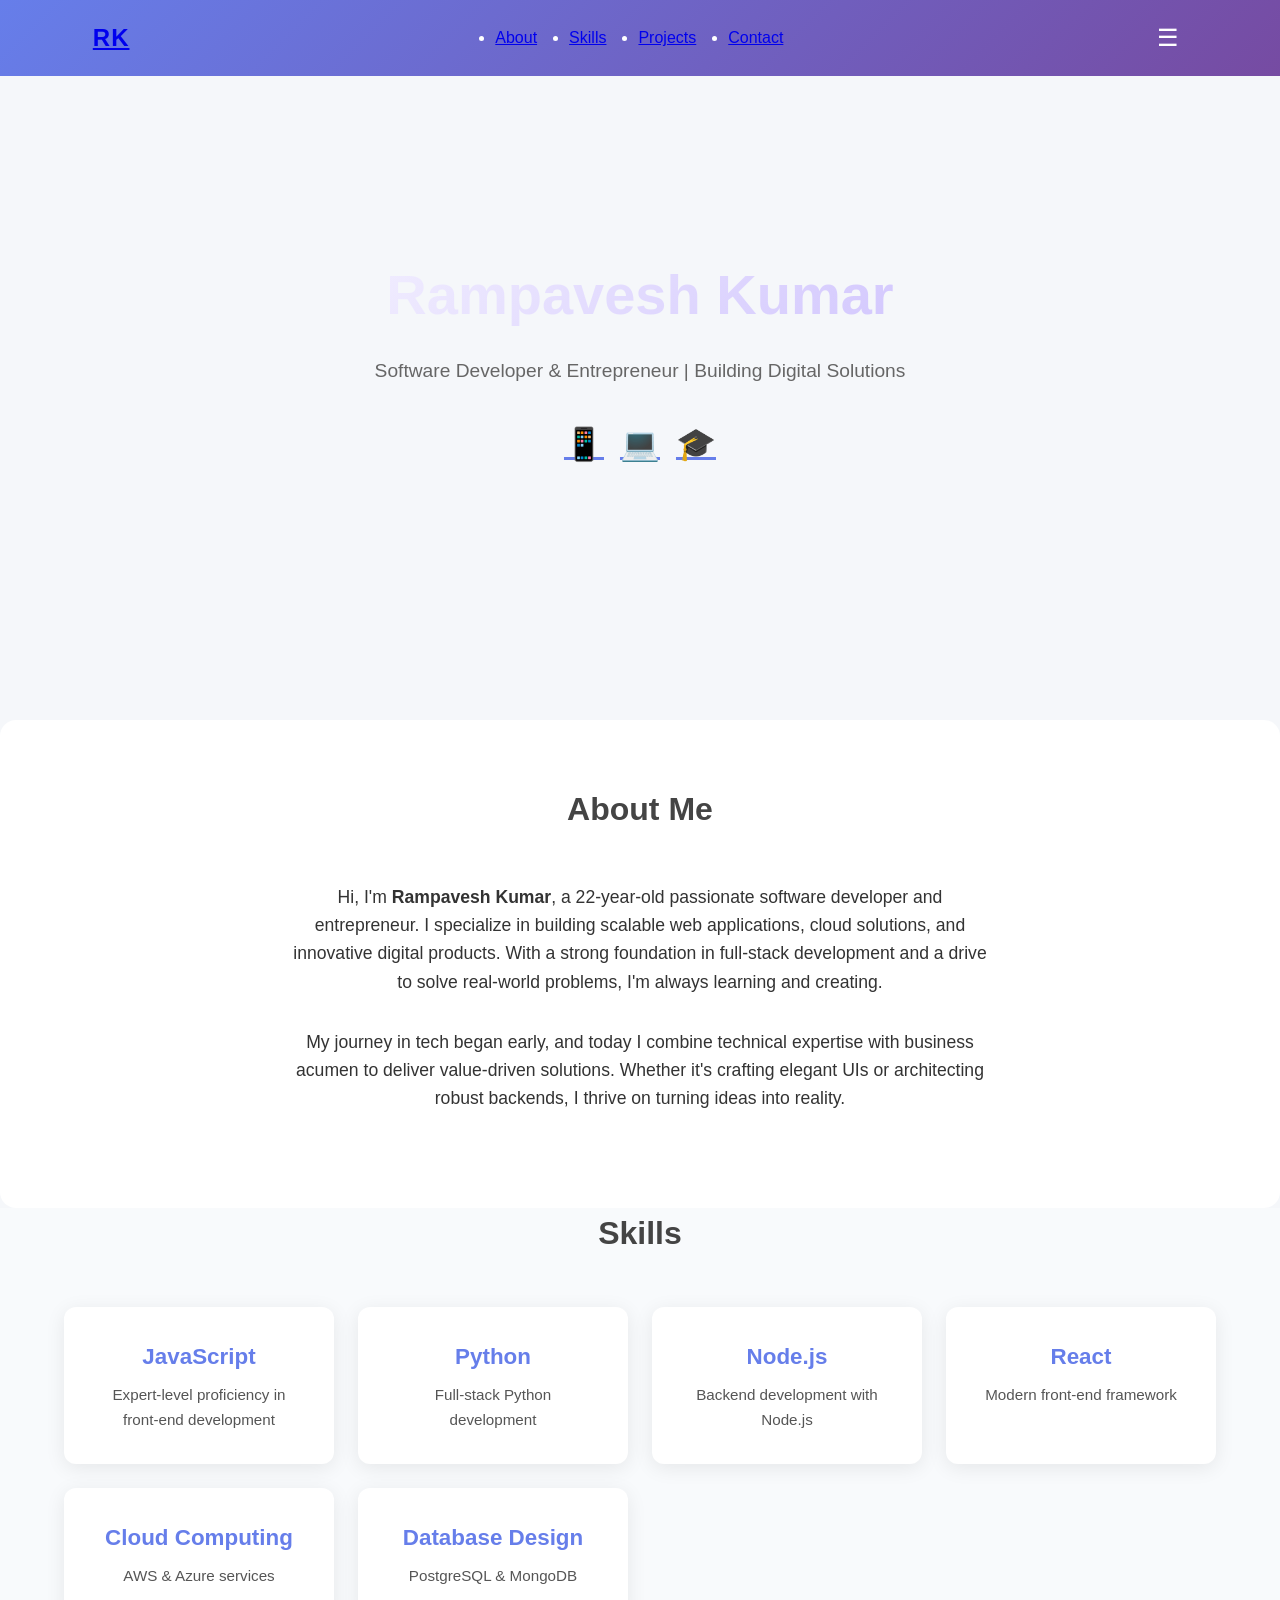
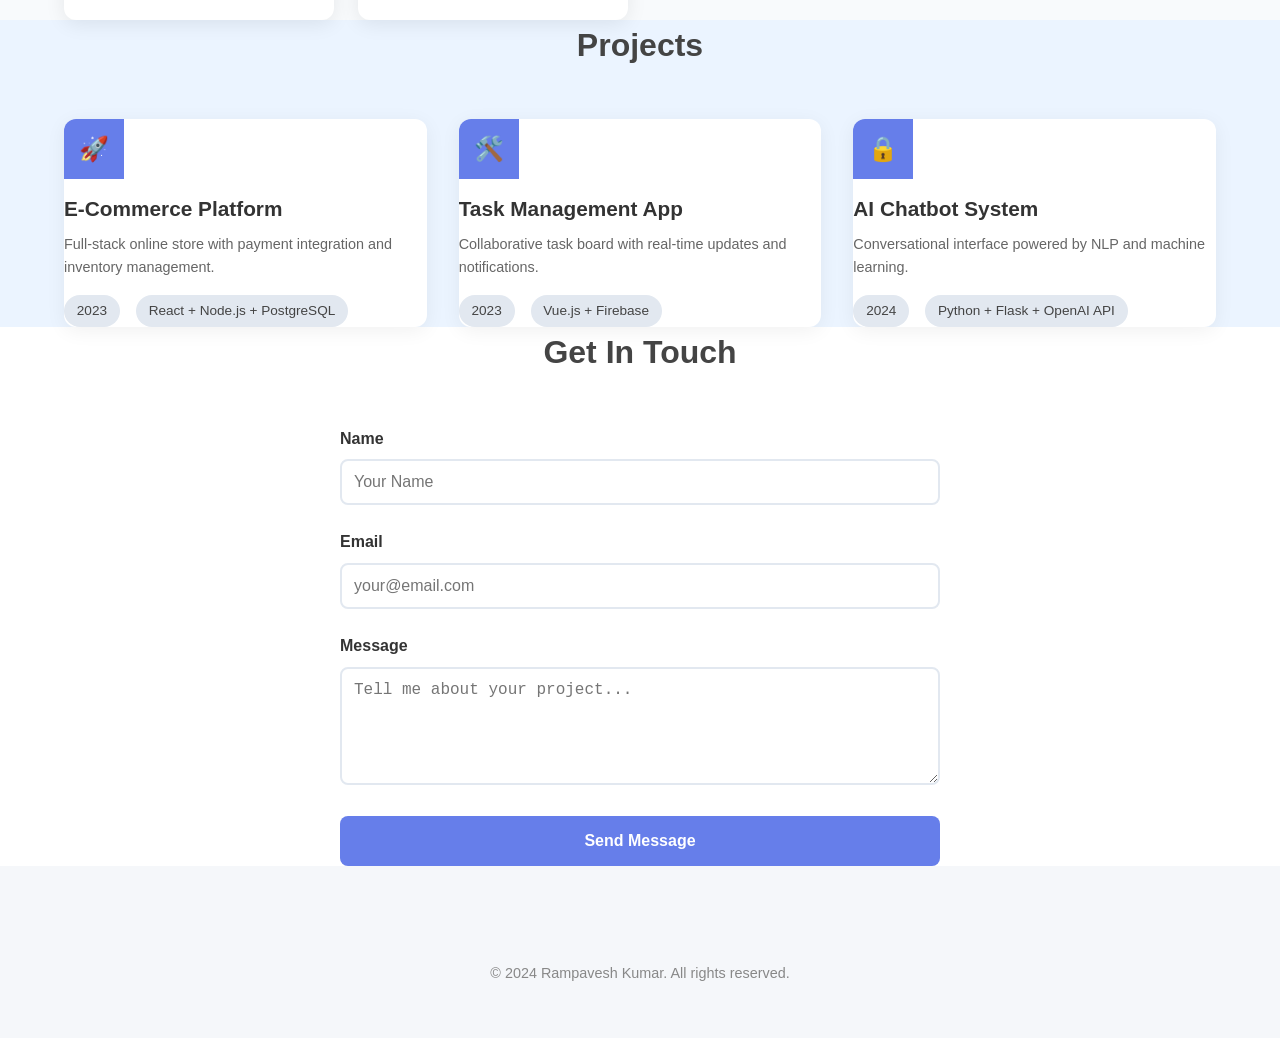
<file: SpringAiDemo/workspace/index.html>
<!DOCTYPE html>
<html lang="en">
<head>
    <meta charset="UTF-8">
    <meta name="viewport" content="width=device-width, initial-scale=1.0">
    <title>Rampavesh Kumar - Software Developer & Entrepreneur</title>
    <link rel="stylesheet" href="style.css">
</head>
<body>
    <header class="header">
        <div class="container">
            <a href="#" class="logo">RK</a>
            <nav class="nav">
                <ul class="nav-list">
                    <li><a href="#about">About</a></li>
                    <li><a href="#skills">Skills</a></li>
                    <li><a href="#projects">Projects</a></li>
                    <li><a href="#contact">Contact</a></li>
                </ul>
            </nav>
            <button class="menu-toggle" id="menuToggle">☰</button>
        </div>
    </header>

    <section class="hero">
        <div class="container hero-content">
            <h1>Rampavesh Kumar</h1>
            <p>Software Developer & Entrepreneur | Building Digital Solutions</p>
            <div class="social-links">
                <a href="#" class="social-icon">📱</a>
                <a href="#" class="social-icon">💻</a>
                <a href="#" class="social-icon">🎓</a>
            </div>
        </div>
    </section>

    <section id="about" class="about-section">
        <div class="container">
            <h2 class="section-title">About Me</h2>
            <div class="about-text">
                <p>Hi, I'm <strong>Rampavesh Kumar</strong>, a 22-year-old passionate software developer and entrepreneur. I specialize in building scalable web applications, cloud solutions, and innovative digital products. With a strong foundation in full-stack development and a drive to solve real-world problems, I'm always learning and creating.</p>
                <p>My journey in tech began early, and today I combine technical expertise with business acumen to deliver value-driven solutions. Whether it's crafting elegant UIs or architecting robust backends, I thrive on turning ideas into reality.</p>
            </div>
        </div>
    </section>

    <section id="skills" class="skills-section">
        <div class="container">
            <h2 class="section-title">Skills</h2>
            <div class="skills-grid">
                <div class="skill-card">
                    <h3>JavaScript</h3>
                    <p>Expert-level proficiency in front-end development</p>
                </div>
                <div class="skill-card">
                    <h3>Python</h3>
                    <p>Full-stack Python development</p>
                </div>
                <div class="skill-card">
                    <h3>Node.js</h3>
                    <p>Backend development with Node.js</p>
                </div>
                <div class="skill-card">
                    <h3>React</h3>
                    <p>Modern front-end framework</p>
                </div>
                <div class="skill-card">
                    <h3>Cloud Computing</h3>
                    <p>AWS & Azure services</p>
                </div>
                <div class="skill-card">
                    <h3>Database Design</h3>
                    <p>PostgreSQL & MongoDB</p>
                </div>
            </div>
        </div>
    </section>

    <section id="projects" class="projects-section">
        <div class="container">
            <h2 class="section-title">Projects</h2>
            <div class="project-grid">
                <div class="project-card">
                    <div class="project-image">🚀</div>
                    <h3>E-Commerce Platform</h3>
                    <p>Full-stack online store with payment integration and inventory management.</p>
                    <div class="project-meta">
                        <span>2023</span>
                        <span>React + Node.js + PostgreSQL</span>
                    </div>
                </div>
                <div class="project-card">
                    <div class="project-image">🛠️</div>
                    <h3>Task Management App</h3>
                    <p>Collaborative task board with real-time updates and notifications.</p>
                    <div class="project-meta">
                        <span>2023</span>
                        <span>Vue.js + Firebase</span>
                    </div>
                </div>
                <div class="project-card">
                    <div class="project-image">🔒</div>
                    <h3>AI Chatbot System</h3>
                    <p>Conversational interface powered by NLP and machine learning.</p>
                    <div class="project-meta">
                        <span>2024</span>
                        <span>Python + Flask + OpenAI API</span>
                    </div>
                </div>
            </div>
        </div>
    </section>

    <section id="contact" class="contact-section">
        <div class="container">
            <h2 class="section-title">Get In Touch</h2>
            <form class="contact-form">
                <div class="form-group">
                    <label for="name">Name</label>
                    <input type="text" id="name" placeholder="Your Name" required>
                </div>
                <div class="form-group">
                    <label for="email">Email</label>
                    <input type="email" id="email" placeholder="your@email.com" required>
                </div>
                <div class="form-group">
                    <label for="message">Message</label>
                    <textarea id="message" rows="5" placeholder="Tell me about your project..." required></textarea>
                </div>
                <button type="submit" class="btn-submit">Send Message</button>
            </form>
        </div>
    </section>

    <footer class="footer">
        <div class="container">
            <p>&copy; 2024 Rampavesh Kumar. All rights reserved.</p>
        </div>
    </footer>

    <script src="script.js"></script>
</body>
</html>
</file>
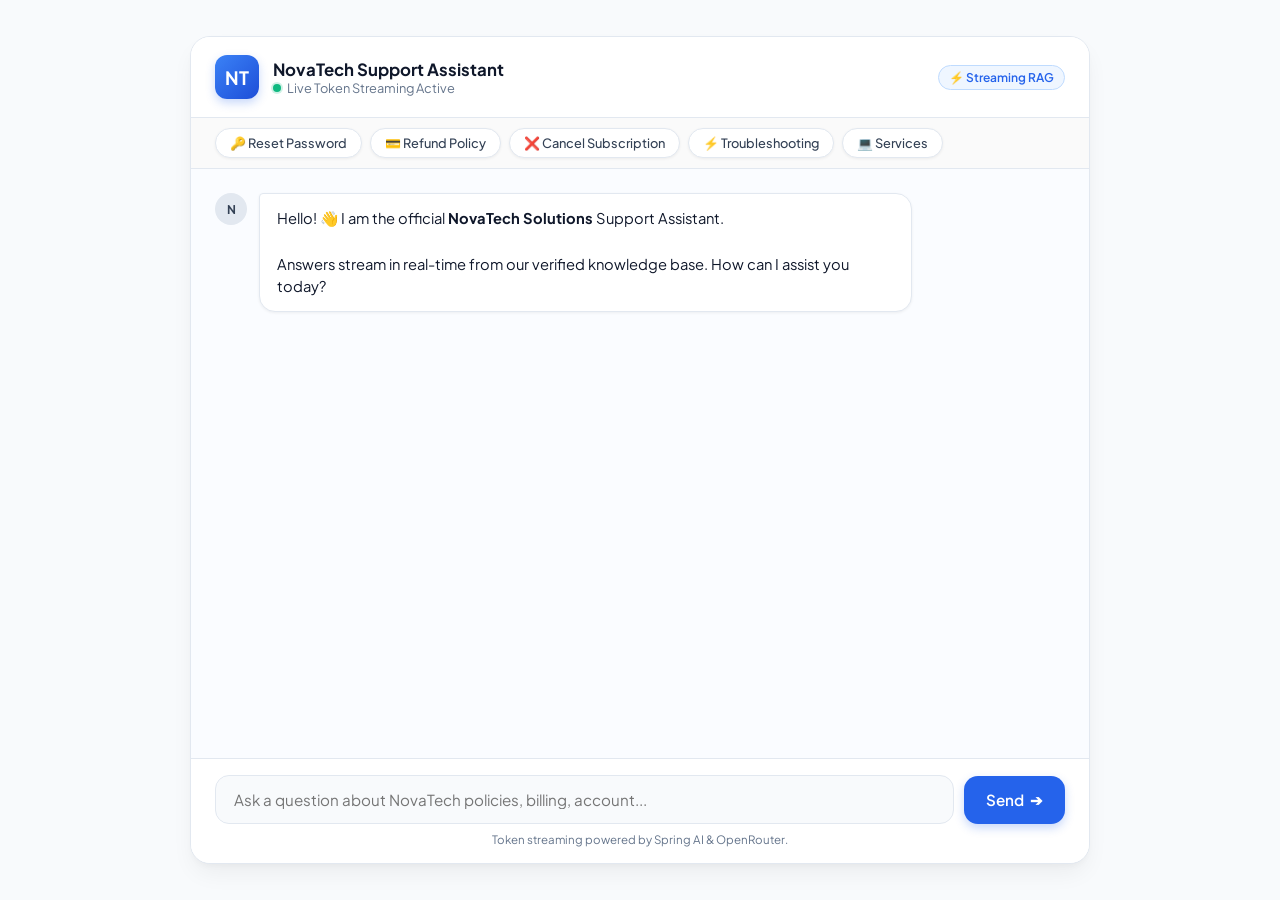
<file: AiDemo/src/main/resources/static/index.html>
<!DOCTYPE html>
<html lang="en">
<head>
    <meta charset="UTF-8">
    <meta name="viewport" content="width=device-width, initial-scale=1.0">
    <title>NovaTech Solutions — AI Support Assistant</title>
    <link rel="preconnect" href="https://fonts.googleapis.com">
    <link rel="preconnect" href="https://fonts.gstatic.com" crossorigin>
    <link href="https://fonts.googleapis.com/css2?family=Plus+Jakarta+Sans:wght@400;500;600;700&display=swap" rel="stylesheet">
    <style>
        :root {
            --bg-color: #f8fafc;
            --surface-color: #ffffff;
            --primary: #2563eb;
            --primary-hover: #1d4ed8;
            --primary-light: #eff6ff;
            --text-main: #0f172a;
            --text-muted: #64748b;
            --border: #e2e8f0;
            --bot-bubble: #f1f5f9;
            --user-bubble: #2563eb;
            --user-text: #ffffff;
            --shadow-sm: 0 1px 3px rgba(0,0,0,0.06);
            --shadow-md: 0 4px 6px -1px rgba(0,0,0,0.07), 0 2px 4px -2px rgba(0,0,0,0.05);
            --shadow-lg: 0 12px 24px -4px rgba(0,0,0,0.06), 0 4px 6px -2px rgba(0,0,0,0.03);
        }

        * {
            margin: 0;
            padding: 0;
            box-sizing: border-box;
            font-family: 'Plus Jakarta Sans', -apple-system, BlinkMacSystemFont, sans-serif;
        }

        body {
            background-color: var(--bg-color);
            color: var(--text-main);
            height: 100vh;
            display: flex;
            justify-content: center;
            align-items: center;
            padding: 16px;
        }

        .chat-app {
            width: 100%;
            max-width: 900px;
            height: 92vh;
            background: var(--surface-color);
            border-radius: 20px;
            border: 1px solid var(--border);
            box-shadow: var(--shadow-lg);
            display: flex;
            flex-direction: column;
            overflow: hidden;
        }

        /* Header */
        .chat-header {
            padding: 18px 24px;
            background: #ffffff;
            border-bottom: 1px solid var(--border);
            display: flex;
            align-items: center;
            justify-content: space-between;
        }

        .header-left {
            display: flex;
            align-items: center;
            gap: 14px;
        }

        .avatar {
            width: 44px;
            height: 44px;
            background: linear-gradient(135deg, #3b82f6, #1d4ed8);
            color: #ffffff;
            border-radius: 12px;
            display: flex;
            align-items: center;
            justify-content: center;
            font-weight: 700;
            font-size: 1.15rem;
            box-shadow: 0 4px 10px rgba(37, 99, 235, 0.25);
        }

        .header-info h1 {
            font-size: 1.05rem;
            font-weight: 700;
            color: var(--text-main);
        }

        .header-info p {
            font-size: 0.8rem;
            color: var(--text-muted);
            display: flex;
            align-items: center;
            gap: 6px;
        }

        .status-dot {
            width: 8px;
            height: 8px;
            background-color: #10b981;
            border-radius: 50%;
            display: inline-block;
            box-shadow: 0 0 0 2px rgba(16, 185, 129, 0.2);
        }

        .badge {
            background: var(--primary-light);
            color: var(--primary);
            font-size: 0.75rem;
            font-weight: 600;
            padding: 4px 10px;
            border-radius: 20px;
            border: 1px solid #bfdbfe;
            display: flex;
            align-items: center;
            gap: 4px;
        }

        /* Quick Suggestions */
        .suggestions {
            display: flex;
            gap: 8px;
            padding: 10px 24px;
            background: #fafafa;
            border-bottom: 1px solid var(--border);
            overflow-x: auto;
            white-space: nowrap;
            scrollbar-width: none;
        }

        .suggestions::-webkit-scrollbar {
            display: none;
        }

        .suggestion-chip {
            background: #ffffff;
            border: 1px solid var(--border);
            color: #334155;
            font-size: 0.8rem;
            font-weight: 500;
            padding: 6px 14px;
            border-radius: 20px;
            cursor: pointer;
            transition: all 0.2s ease;
            box-shadow: var(--shadow-sm);
        }

        .suggestion-chip:hover {
            border-color: var(--primary);
            color: var(--primary);
            background: var(--primary-light);
        }

        /* Message Area */
        .chat-messages {
            flex: 1;
            padding: 24px;
            overflow-y: auto;
            display: flex;
            flex-direction: column;
            gap: 18px;
            background: #fafcff;
        }

        .message {
            display: flex;
            gap: 12px;
            max-width: 82%;
            animation: fadeIn 0.2s ease-out;
        }

        @keyframes fadeIn {
            from { opacity: 0; transform: translateY(6px); }
            to { opacity: 1; transform: translateY(0); }
        }

        .message.bot {
            align-self: flex-start;
        }

        .message.user {
            align-self: flex-end;
            flex-direction: row-reverse;
        }

        .msg-avatar {
            width: 32px;
            height: 32px;
            border-radius: 50%;
            display: flex;
            align-items: center;
            justify-content: center;
            font-size: 0.75rem;
            font-weight: 700;
            flex-shrink: 0;
        }

        .bot .msg-avatar {
            background: #e2e8f0;
            color: #334155;
        }

        .user .msg-avatar {
            background: #dbeafe;
            color: #1e40af;
        }

        .bubble {
            padding: 13px 17px;
            border-radius: 16px;
            font-size: 0.92rem;
            line-height: 1.55;
            word-break: break-word;
        }

        .bot .bubble {
            background: var(--surface-color);
            color: var(--text-main);
            border: 1px solid var(--border);
            border-top-left-radius: 4px;
            box-shadow: var(--shadow-sm);
        }

        .bot .bubble strong {
            color: #0f172a;
        }

        .bot .bubble ul, .bot .bubble ol {
            margin-left: 18px;
            margin-top: 6px;
            margin-bottom: 6px;
        }

        .bot .bubble li {
            margin-bottom: 4px;
        }

        .user .bubble {
            background: var(--user-bubble);
            color: var(--user-text);
            border-top-right-radius: 4px;
            box-shadow: 0 4px 12px rgba(37, 99, 235, 0.22);
        }

        /* Streaming Cursor */
        .cursor {
            display: inline-block;
            width: 7px;
            height: 15px;
            background-color: var(--primary);
            margin-left: 3px;
            vertical-align: middle;
            animation: blink 0.8s infinite;
        }

        @keyframes blink {
            0%, 50% { opacity: 1; }
            51%, 100% { opacity: 0; }
        }

        /* Typing Dots Animation */
        .typing-indicator {
            display: flex;
            align-items: center;
            gap: 5px;
            padding: 12px 18px;
            background: var(--surface-color);
            border: 1px solid var(--border);
            border-radius: 16px;
            border-top-left-radius: 4px;
            width: fit-content;
            box-shadow: var(--shadow-sm);
        }

        .dot {
            width: 7px;
            height: 7px;
            background: #94a3b8;
            border-radius: 50%;
            animation: bounce 1.4s infinite ease-in-out both;
        }

        .dot:nth-child(1) { animation-delay: -0.32s; }
        .dot:nth-child(2) { animation-delay: -0.16s; }

        @keyframes bounce {
            0%, 80%, 100% { transform: scale(0); }
            40% { transform: scale(1); }
        }

        /* Input Area */
        .chat-input-area {
            padding: 16px 24px;
            background: #ffffff;
            border-top: 1px solid var(--border);
        }

        .input-form {
            display: flex;
            gap: 10px;
            align-items: center;
        }

        .input-box {
            flex: 1;
            padding: 14px 18px;
            font-size: 0.95rem;
            border: 1px solid var(--border);
            border-radius: 14px;
            outline: none;
            background: #f8fafc;
            color: var(--text-main);
            transition: all 0.2s ease;
        }

        .input-box:focus {
            border-color: var(--primary);
            background: #ffffff;
            box-shadow: 0 0 0 3px rgba(37, 99, 235, 0.12);
        }

        .send-btn {
            background: var(--primary);
            color: #ffffff;
            border: none;
            padding: 14px 22px;
            border-radius: 14px;
            font-size: 0.95rem;
            font-weight: 600;
            cursor: pointer;
            transition: all 0.2s ease;
            display: flex;
            align-items: center;
            gap: 6px;
            box-shadow: 0 4px 10px rgba(37, 99, 235, 0.25);
        }

        .send-btn:hover {
            background: var(--primary-hover);
        }

        .send-btn:disabled {
            opacity: 0.55;
            cursor: not-allowed;
            box-shadow: none;
        }

        .footer-note {
            text-align: center;
            font-size: 0.72rem;
            color: var(--text-muted);
            margin-top: 8px;
        }
    </style>
</head>
<body>

<div class="chat-app">
    <!-- Header -->
    <header class="chat-header">
        <div class="header-left">
            <div class="avatar">NT</div>
            <div class="header-info">
                <h1>NovaTech Support Assistant</h1>
                <p><span class="status-dot"></span> Live Token Streaming Active</p>
            </div>
        </div>
        <div class="badge">⚡ Streaming RAG</div>
    </header>

    <!-- Quick Questions Chips -->
    <div class="suggestions">
        <button class="suggestion-chip" onclick="askQuickQuestion('How do I reset my forgotten password?')">🔑 Reset Password</button>
        <button class="suggestion-chip" onclick="askQuickQuestion('What is your refund policy?')">💳 Refund Policy</button>
        <button class="suggestion-chip" onclick="askQuickQuestion('Can I cancel my subscription anytime?')">❌ Cancel Subscription</button>
        <button class="suggestion-chip" onclick="askQuickQuestion('Why is the website or app not loading?')">⚡ Troubleshooting</button>
        <button class="suggestion-chip" onclick="askQuickQuestion('What software development services do you provide?')">💻 Services</button>
    </div>

    <!-- Message Stream -->
    <main class="chat-messages" id="chatMessages">
        <div class="message bot">
            <div class="msg-avatar">N</div>
            <div class="bubble">
                Hello! 👋 I am the official <strong>NovaTech Solutions</strong> Support Assistant.<br><br>
                Answers stream in real-time from our verified knowledge base. How can I assist you today?
            </div>
        </div>
    </main>

    <!-- Input Box -->
    <footer class="chat-input-area">
        <form class="input-form" id="chatForm" onsubmit="handleSend(event)">
            <input 
                type="text" 
                class="input-box" 
                id="messageInput" 
                placeholder="Ask a question about NovaTech policies, billing, account..." 
                autocomplete="off"
            />
            <button type="submit" class="send-btn" id="sendBtn">
                Send <span>➔</span>
            </button>
        </form>
        <p class="footer-note">Token streaming powered by Spring AI & OpenRouter.</p>
    </footer>
</div>

<script>
    const messagesContainer = document.getElementById('chatMessages');
    const messageInput = document.getElementById('messageInput');
    const sendBtn = document.getElementById('sendBtn');

    function scrollToBottom() {
        messagesContainer.scrollTop = messagesContainer.scrollHeight;
    }

    function formatMarkdown(text) {
        return text
            .replace(/\*\*(.*?)\*\*/g, '<strong>$1</strong>')
            .replace(/\*(.*?)\*/g, '<em>$1</em>')
            .replace(/\n\n/g, '<br><br>')
            .replace(/\n\* /g, '<br>• ')
            .replace(/\n- /g, '<br>• ')
            .replace(/\n/g, '<br>');
    }

    function appendMessage(sender, text) {
        const messageDiv = document.createElement('div');
        messageDiv.className = `message ${sender}`;

        const avatarDiv = document.createElement('div');
        avatarDiv.className = 'msg-avatar';
        avatarDiv.textContent = sender === 'bot' ? 'NT' : 'You';

        const bubbleDiv = document.createElement('div');
        bubbleDiv.className = 'bubble';
        bubbleDiv.textContent = text;

        messageDiv.appendChild(avatarDiv);
        messageDiv.appendChild(bubbleDiv);
        messagesContainer.appendChild(messageDiv);
        scrollToBottom();
    }

    function createBotStreamingBubble() {
        const messageDiv = document.createElement('div');
        messageDiv.className = 'message bot';

        const avatarDiv = document.createElement('div');
        avatarDiv.className = 'msg-avatar';
        avatarDiv.textContent = 'NT';

        const bubbleDiv = document.createElement('div');
        bubbleDiv.className = 'bubble';
        bubbleDiv.innerHTML = '<span class="cursor"></span>';

        messageDiv.appendChild(avatarDiv);
        messageDiv.appendChild(bubbleDiv);
        messagesContainer.appendChild(messageDiv);
        scrollToBottom();
        return bubbleDiv;
    }

    function showTypingIndicator() {
        const indicator = document.createElement('div');
        indicator.className = 'message bot';
        indicator.id = 'typingIndicator';
        indicator.innerHTML = `
            <div class="msg-avatar">NT</div>
            <div class="typing-indicator">
                <div class="dot"></div>
                <div class="dot"></div>
                <div class="dot"></div>
            </div>
        `;
        messagesContainer.appendChild(indicator);
        scrollToBottom();
    }

    function removeTypingIndicator() {
        const indicator = document.getElementById('typingIndicator');
        if (indicator) {
            indicator.remove();
        }
    }

    async function handleSend(e) {
        if (e) e.preventDefault();
        const query = messageInput.value.trim();
        if (!query) return;

        // Display user message
        appendMessage('user', query);
        messageInput.value = '';
        messageInput.disabled = true;
        sendBtn.disabled = true;

        showTypingIndicator();

        try {
            // Streaming fetch request
            const response = await fetch('/api/ask?message=' + encodeURIComponent(query));
            if (!response.ok) {
                throw new Error('Server returned HTTP ' + response.status);
            }

            const reader = response.body.getReader();
            const decoder = new TextDecoder();
            let accumulatedText = '';
            let buffer = '';
            let bubble = null;

            while (true) {
                const { done, value } = await reader.read();
                if (done) break;

                // First chunk arrived: hide typing indicator and show streaming bubble
                if (!bubble) {
                    removeTypingIndicator();
                    bubble = createBotStreamingBubble();
                }

                buffer += decoder.decode(value, { stream: true });
                const lines = buffer.split('\n');
                buffer = lines.pop(); // keep trailing incomplete piece in buffer

                for (const line of lines) {
                    if (line.startsWith('data:')) {
                        let token = line.slice(5);
                        // SSE spec allows single leading space after 'data:'
                        if (token.startsWith(' ')) {
                            token = token.slice(1);
                        }
                        accumulatedText += token;
                        bubble.innerHTML = formatMarkdown(accumulatedText) + '<span class="cursor"></span>';
                        scrollToBottom();
                    }
                }
            }

            // Flush remaining buffer
            if (buffer.startsWith('data:')) {
                let token = buffer.slice(5);
                if (token.startsWith(' ')) token = token.slice(1);
                accumulatedText += token;
            }

            // Finalize: remove cursor
            if (bubble) {
                bubble.innerHTML = formatMarkdown(accumulatedText);
            }

        } catch (err) {
            removeTypingIndicator();
            const errorDiv = createBotStreamingBubble();
            errorDiv.innerHTML = '⚠️ <em>Error connecting to the assistant. Please ensure the Spring Boot server and Ollama are active.</em>';
            console.error('Streaming error:', err);
        } finally {
            messageInput.disabled = false;
            sendBtn.disabled = false;
            messageInput.focus();
        }
    }

    function askQuickQuestion(questionText) {
        messageInput.value = questionText;
        handleSend();
    }
</script>

</body>
</html>
</file>
<file: SpringAiDemo/workspace/style.css>
/* ============================================
   Rampavesh Kumar - Portfolio Theme
   Modern, Responsive, and Professional Design
   ============================================ */

* {
    margin: 0;
    padding: 0;
    box-sizing: border-box;
}

body {
    font-family: 'Segoe UI', Tahoma, Geneva, Verdana, sans-serif;
    line-height: 1.6;
    color: #333;
    background-color: #f5f7fa;
}

.container {
    width: 90%;
    max-width: 1200px;
    margin: 0 auto;
}

/* ---------- HEADER / NAVIGATION ---------- */
.header {
    position: fixed;
    top: 0;
    left: 0;
    right: 0;
    z-index: 1000;
    background: linear-gradient(135deg, #667eea 0%, #764ba2 100%);
    color: white;
    padding: 1rem 2rem;
}

.header .container {
    display: flex;
    align-items: center;
    justify-content: space-between;
}

.logo {
    font-size: 1.5rem;
    font-weight: bold;
    letter-spacing: 1px;
}

.nav {
    display: flex;
    list-style: none;
}

.nav-list {
    display: flex;
    gap: 2rem;
}

.nav-item {
    position: relative;
}

.nav-item a {
    text-decoration: none;
    color: white;
    font-weight: 500;
    transition: opacity 0.3s;
}

.nav-item:hover {
    opacity: 0.85;
}

.menu-toggle {
    background: none;
    border: none;
    font-size: 1.5rem;
    cursor: pointer;
    color: white;
    padding: 0.5rem;
}

/* ---------- HERO SECTION ---------- */
.hero {
    height: 80vh;
    min-height: 600px;
    display: flex;
    align-items: center;
    justify-content: center;
    text-align: center;
    padding: 0 2rem;
}

.hero h1 {
    font-size: 3.5rem;
    margin-bottom: 1rem;
    background: linear-gradient(135deg, #fff 0%, #c4b5fd 100%);
    -webkit-background-clip: text;
    -webkit-text-fill-color: transparent;
    background-clip: text;
}

.hero p {
    font-size: 1.2rem;
    color: #666;
    max-width: 600px;
    margin: 0 auto 2rem;
}

.social-links {
    display: flex;
    justify-content: center;
    gap: 1rem;
    margin-top: 1rem;
}

.social-icon {
    font-size: 2rem;
    color: #667eea;
}

/* ---------- SECTIONS ---------- */
.section {
    padding: 5rem 2rem;
}

.section-title {
    text-align: center;
    font-size: 2rem;
    margin-bottom: 3rem;
    color: #444;
}

/* ---------- ABOUT SECTION ---------- */
.about-section {
    background: white;
    border-radius: 16px;
    padding: 4rem;
    text-align: center;
}

.about-text p {
    max-width: 700px;
    margin: 0 auto 2rem;
    font-size: 1.1rem;
}

/* ---------- SKILLS GRID ---------- */
.skills-section {
    background: #f8fafc;
}

.skills-grid {
    display: grid;
    grid-template-columns: repeat(auto-fit, minmax(250px, 1fr));
    gap: 1.5rem;
    margin-top: 2rem;
}

.skill-card {
    background: white;
    border-radius: 12px;
    padding: 2rem;
    text-align: center;
    box-shadow: 0 4px 20px rgba(0,0,0,0.08);
    transition: transform 0.3s, box-shadow 0.3s;
}

.skill-card:hover {
    transform: translateY(-5px);
    box-shadow: 0 12px 30px rgba(0,0,0,0.15);
}

.skill-card h3 {
    font-size: 1.4rem;
    margin-bottom: 0.5rem;
    color: #667eea;
}

.skill-card p {
    font-size: 0.95rem;
    color: #555;
}

/* ---------- PROJECTS SECTION ---------- */
.projects-section {
    background: #ebf4ff;
}

.project-grid {
    display: grid;
    grid-template-columns: repeat(auto-fit, minmax(300px, 1fr));
    gap: 2rem;
    margin-top: 3rem;
}

.project-card {
    background: white;
    border-radius: 12px;
    overflow: hidden;
    box-shadow: 0 4px 20px rgba(0,0,0,0.06);
    transition: transform 0.3s, box-shadow 0.3s;
}

.project-card:hover {
    transform: translateY(-8px);
    box-shadow: 0 12px 40px rgba(102,126,234,0.25);
}

.project-image {
    width: 60px;
    height: 60px;
    background: #667eea;
    display: flex;
    align-items: center;
    justify-content: center;
    font-size: 1.5rem;
}

.project-card h3 {
    font-size: 1.3rem;
    margin: 0.8rem 0 0.5rem;
}

.project-card p {
    font-size: 0.9rem;
    color: #666;
}

.project-meta {
    display: flex;
    gap: 1rem;
    margin-top: 1rem;
    font-size: 0.85rem;
    color: #444;
}

.project-meta span {
    background: #e2e8f0;
    padding: 0.3rem 0.8rem;
    border-radius: 20px;
}

/* ---------- CONTACT FORM ---------- */
.contact-section {
    background: white;
}

.contact-form {
    max-width: 600px;
    margin: 0 auto 3rem;
}

.form-group {
    margin-bottom: 1.5rem;
}

.form-group label {
    display: block;
    margin-bottom: 0.5rem;
    font-weight: 600;
}

.form-group input,
.form-group textarea {
    width: 100%;
    padding: 0.75rem;
    border: 2px solid #e2e8f0;
    border-radius: 8px;
    font-size: 1rem;
    transition: border-color 0.3s;
}

.form-group input:focus,
.form-group textarea:focus {
    outline: none;
    border-color: #667eea;
    box-shadow: 0 0 0 3px rgba(102,126,234,0.1);
}

.btn-submit {
    width: 100%;
    padding: 1rem;
    background: #667eea;
    color: white;
    border: none;
    border-radius: 8px;
    font-size: 1rem;
    font-weight: 600;
    cursor: pointer;
    transition: background 0.3s, transform 0.2s;
}

.btn-submit:hover {
    background: #5568d3;
}

.btn-submit:active {
    transform: scale(0.98);
}

/* ---------- FOOTER ---------- */
.footer {
    text-align: center;
    padding: 3rem 0;
    color: #888;
    font-size: 0.9rem;
}

/* ---------- RESPONSIVE ---------- */
@media (max-width: 768px) {
    .header {
        padding: 0.75rem 1rem;
    }

    .nav-list {
        position: fixed;
        top: 70px;
        left: 0;
        right: 0;
        background: rgba(255,255,255,0.95);
        backdrop-filter: blur(10px);
        flex-direction: column;
        padding: 1rem;
        gap: 1rem;
        box-shadow: 0 4px 20px rgba(0,0,0,0.1);
    }

    .nav-item a {
        font-size: 1.1rem;
    }

    .menu-toggle {
        display: block;
    }

    .hero h1 {
        font-size: 2.5rem;
    }

    .about-text p {
        font-size: 1.05rem;
    }
}
</file>
